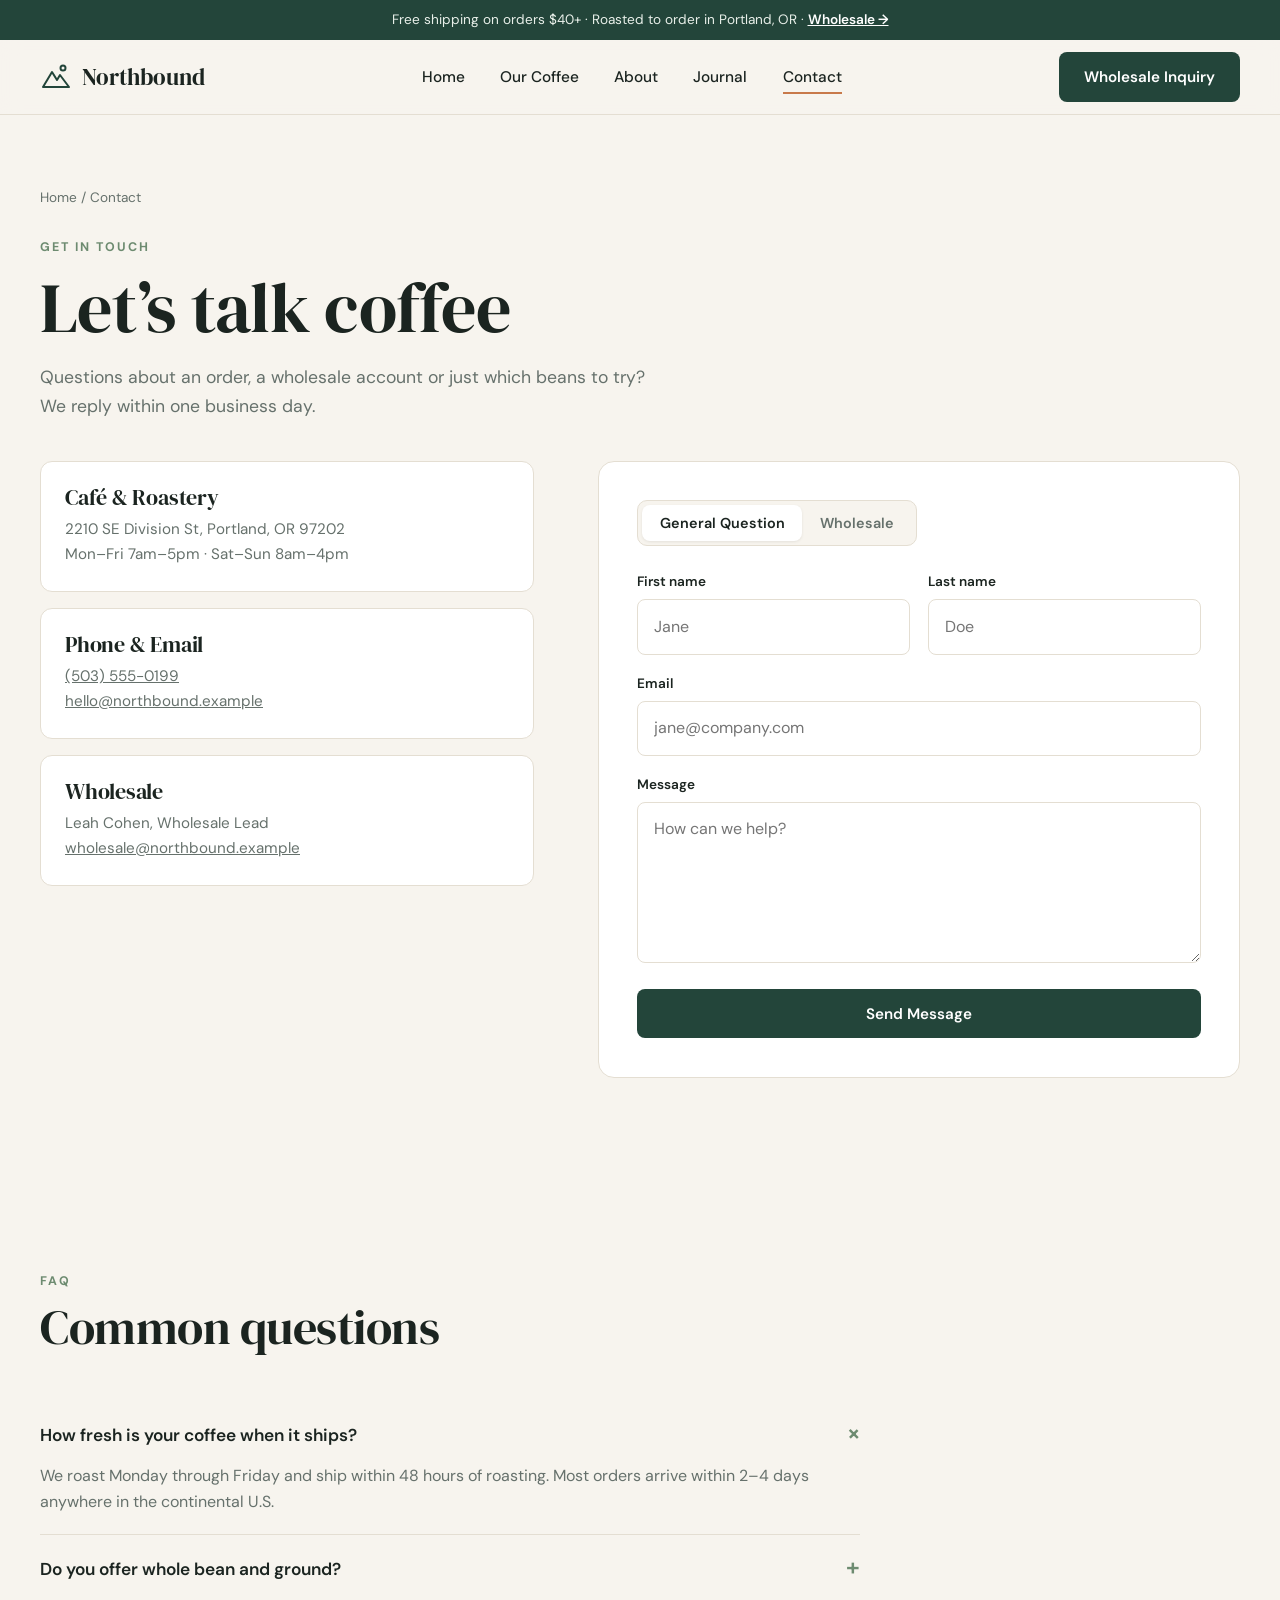
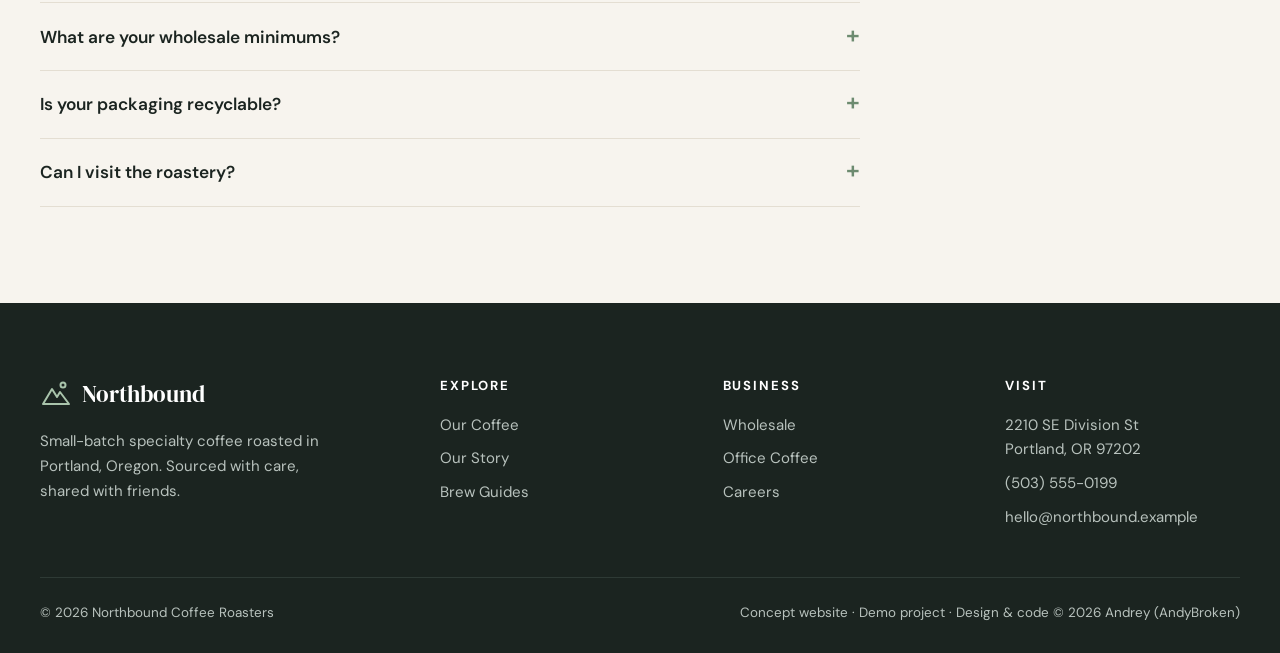
<file: contact.html>
<!doctype html>
<!-- © 2026 Andrey (github.com/AndyBroken). All rights reserved. Concept / demo project, see LICENSE. -->
<html lang="en">
<head>
<meta charset="utf-8">
<meta name="viewport" content="width=device-width, initial-scale=1">
<title>Contact &amp; Wholesale — Northbound Coffee Roasters</title>
<meta name="description" content="Visit our Portland café, order by phone, or start a wholesale partnership.">
<link rel="preconnect" href="https://fonts.googleapis.com"><link rel="preconnect" href="https://fonts.gstatic.com" crossorigin>
<link href="https://fonts.googleapis.com/css2?family=DM+Sans:opsz,wght@9..40,400;9..40,500;9..40,600;9..40,700&family=DM+Serif+Display:ital@0;1&display=swap" rel="stylesheet">
<link rel="icon" href="data:image/svg+xml,<svg xmlns='http://www.w3.org/2000/svg' viewBox='0 0 32 32'><rect width='32' height='32' rx='8' fill='%2323453a'/><path d='M5 25 13 12l4 6 3-4 7 11z' fill='%23f7f4ee'/></svg>">
<link rel="stylesheet" href="assets/styles.css">
</head>
<body data-page="contact">
<div id="header"></div>

<main>
<section class="page-hero">
  <div class="container">
    <div class="crumbs"><a href="index.html">Home</a> / Contact</div>
    <span class="eyebrow">Get in Touch</span>
    <h1>Let’s talk coffee</h1>
    <p>Questions about an order, a wholesale account or just which beans to try? We reply within one business day.</p>
  </div>
</section>

<section style="padding-top:0" id="wholesale">
  <div class="container contact-grid">
    <div>
      <div class="loc reveal"><h3>Café &amp; Roastery</h3><p>2210 SE Division St, Portland, OR 97202<br>Mon–Fri 7am–5pm · Sat–Sun 8am–4pm</p></div>
      <div class="loc reveal"><h3>Phone &amp; Email</h3><p><a href="tel:+15035550199">(503) 555-0199</a><br><a href="mailto:hello@northbound.example">hello@northbound.example</a></p></div>
      <div class="loc reveal"><h3>Wholesale</h3><p>Leah Cohen, Wholesale Lead<br><a href="mailto:wholesale@northbound.example">wholesale@northbound.example</a></p></div>
      <iframe class="reveal" title="Map" loading="lazy" src="https://www.google.com/maps?q=SE+Division+St,+Portland,+OR+97202&z=14&output=embed" style="width:100%;height:260px;border:0;border-radius:12px"></iframe>
    </div>

    <div class="form-card reveal" id="formCard">
      <div class="form-body">
        <div class="seg" id="seg"><button class="active" data-t="general">General Question</button><button data-t="wholesale">Wholesale</button></div>
        <form id="contactForm" novalidate>
          <div class="form-grid">
            <div><label for="fn">First name</label><input id="fn" required placeholder="Jane"></div>
            <div><label for="ln">Last name</label><input id="ln" required placeholder="Doe"></div>
            <div class="full"><label for="em">Email</label><input id="em" type="email" required placeholder="jane@company.com"></div>
            <div class="full ws" hidden><label for="biz">Business name</label><input id="biz" placeholder="Foxglove Café"></div>
            <div class="ws" hidden><label for="type">Business type</label><select id="type"><option>Café / Coffee shop</option><option>Restaurant</option><option>Office</option><option>Grocery / Retail</option></select></div>
            <div class="ws" hidden><label for="vol">Weekly volume</label><select id="vol"><option>Under 10 lbs</option><option>10 – 30 lbs</option><option>30 – 80 lbs</option><option>80+ lbs</option></select></div>
            <div class="full"><label for="msg">Message</label><textarea id="msg" rows="5" required placeholder="How can we help?"></textarea></div>
            <div class="full"><button class="btn btn-primary" style="width:100%">Send Message</button></div>
          </div>
        </form>
      </div>
      <div class="success"><h3>Message sent!</h3><p style="color:var(--muted)">Thanks for reaching out — we’ll get back to you within one business day.</p><button class="btn btn-outline" style="margin-top:1.5rem" onclick="document.getElementById('formCard').classList.remove('sent')">Send another</button></div>
    </div>
  </div>
</section>

<section style="padding-top:0">
  <div class="container">
    <div class="section-head reveal"><div><span class="eyebrow">FAQ</span><h2>Common questions</h2></div></div>
    <div class="faq reveal">
      <details open><summary>How fresh is your coffee when it ships?</summary><p>We roast Monday through Friday and ship within 48 hours of roasting. Most orders arrive within 2–4 days anywhere in the continental U.S.</p></details>
      <details><summary>Do you offer whole bean and ground?</summary><p>Yes — every coffee is available whole bean or ground for drip, espresso, pour-over or French press. Just mention it with your order.</p></details>
      <details><summary>What are your wholesale minimums?</summary><p>Our wholesale program starts at 10 lbs per week. Partners get tiered pricing, free equipment consultation and on-site barista training in the Portland area.</p></details>
      <details><summary>Is your packaging recyclable?</summary><p>Our bags are certified home-compostable, including the valve. Shipping boxes are 100% recycled cardboard.</p></details>
      <details><summary>Can I visit the roastery?</summary><p>Absolutely. We host free public cuppings every Saturday at 10am at our Division Street café — no reservation needed.</p></details>
    </div>
  </div>
</section>
</main>

<div id="footer"></div>
<script src="assets/data.js"></script>
<script src="assets/main.js"></script>
<script>
const seg = document.getElementById('seg');
function setType(t) {
  seg.querySelectorAll('button').forEach(b => b.classList.toggle('active', b.dataset.t === t));
  document.querySelectorAll('.ws').forEach(el => el.hidden = t !== 'wholesale');
  document.getElementById('biz').required = t === 'wholesale';
}
seg.querySelectorAll('button').forEach(b => b.addEventListener('click', () => setType(b.dataset.t)));
if (location.hash === '#wholesale') setType('wholesale');
const form = document.getElementById('contactForm');
form.addEventListener('submit', e => { e.preventDefault(); if (validate(form)) { form.reset(); document.getElementById('formCard').classList.add('sent'); } });
</script>
</body>
</html>
</file>
<file: assets/styles.css>
/*! © 2026 Andrey (github.com/AndyBroken). All rights reserved. Concept / demo project, see LICENSE. */
:root{
  --paper:#f7f4ee; --white:#fff; --ink:#1b2420; --forest:#23453a; --forest-dark:#173129; --moss:#6d8b70; --clay:#c8794a;
  --muted:#66716c; --line:#e4ded2; --radius:12px;
  --serif:'DM Serif Display',Georgia,serif; --sans:'DM Sans',system-ui,-apple-system,Segoe UI,Roboto,sans-serif;
}
*{box-sizing:border-box;margin:0;padding:0}
html{scroll-behavior:smooth}
body{font-family:var(--sans);color:var(--ink);background:var(--paper);line-height:1.65;-webkit-font-smoothing:antialiased}
img{max-width:100%;display:block}
a{color:inherit}
.container{width:min(1200px,100% - 40px);margin-inline:auto}
h1,h2,h3,h4{font-family:var(--serif);font-weight:400;line-height:1.1;letter-spacing:-.01em}
.eyebrow{display:inline-block;font-size:.78rem;letter-spacing:.16em;text-transform:uppercase;font-weight:700;color:var(--moss)}
.btn{display:inline-flex;align-items:center;justify-content:center;gap:.5rem;padding:.85rem 1.5rem;border-radius:8px;font:600 .95rem var(--sans);text-decoration:none;border:1.5px solid transparent;cursor:pointer;transition:.2s}
.btn-primary{background:var(--forest);color:#fff}.btn-primary:hover{background:var(--forest-dark)}
.btn-outline{border-color:var(--ink);color:var(--ink);background:transparent}.btn-outline:hover{background:var(--ink);color:#fff}
.btn-light{background:#fff;color:var(--forest)}.btn-light:hover{background:var(--paper)}
.link-arrow{font-weight:600;text-decoration:none;color:var(--forest);display:inline-flex;gap:.4rem;align-items:center}
.link-arrow:hover{gap:.7rem}
section{padding:96px 0}
.section-head{display:flex;justify-content:space-between;align-items:end;gap:2rem;margin-bottom:3rem;flex-wrap:wrap}
.section-head h2{font-size:clamp(2rem,4vw,3rem);margin-top:.5rem}
.section-head p{color:var(--muted);max-width:460px}

/* announcement + header */
.announce{background:var(--forest);color:#e8efe9;text-align:center;font-size:.85rem;padding:.55rem 1rem}
.announce a{color:#fff;font-weight:600}
.site-header{position:sticky;top:0;z-index:40;background:rgba(247,244,238,.92);backdrop-filter:blur(10px);border-bottom:1px solid var(--line)}
.nav{display:flex;align-items:center;justify-content:space-between;height:74px;gap:1.5rem}
.logo{display:flex;align-items:center;gap:.6rem;text-decoration:none;font-family:var(--serif);font-size:1.45rem}
.logo svg{width:32px;height:32px;color:var(--forest)}
.nav-links{display:flex;gap:2.2rem;list-style:none}
.nav-links a{text-decoration:none;font-weight:500;font-size:.96rem;padding:.3rem 0;border-bottom:2px solid transparent}
.nav-links a:hover,.nav-links a.active{border-color:var(--clay)}
.nav-cta{display:flex;align-items:center;gap:1rem}
.burger{display:none;background:none;border:0;cursor:pointer;padding:.4rem}

/* hero */
.hero{padding:72px 0 96px}
.hero-grid{display:grid;grid-template-columns:1.05fr 1fr;gap:4rem;align-items:center}
.hero h1{font-size:clamp(2.8rem,6vw,5rem);margin:1rem 0 1.4rem}
.hero h1 i{color:var(--clay)}
.hero p.lead{font-size:1.15rem;color:var(--muted);max-width:500px;margin-bottom:2.2rem}
.hero-actions{display:flex;gap:.9rem;flex-wrap:wrap}
.hero-visual{position:relative;display:grid;grid-template-columns:1fr 1fr;gap:16px}
.hero-visual img{border-radius:var(--radius);object-fit:cover;width:100%;height:100%}
.hero-visual .tall{grid-row:span 2;aspect-ratio:3/5}
.hero-visual .sq{aspect-ratio:1}
.hero-chip{position:absolute;left:-28px;bottom:36px;background:#fff;border-radius:var(--radius);padding:1rem 1.2rem;display:flex;gap:.8rem;align-items:center;box-shadow:0 18px 40px -16px rgba(27,36,32,.3)}
.hero-chip strong{font-family:var(--serif);font-size:1.6rem;font-weight:400;display:block;line-height:1}
.hero-chip small{color:var(--muted)}
.trust{display:flex;gap:2.5rem;margin-top:3rem;flex-wrap:wrap;color:var(--muted);font-size:.9rem}
.trust b{color:var(--ink);font-size:1.05rem;display:block}

/* logos strip */
.press{border-block:1px solid var(--line);padding:28px 0;background:var(--white)}
.press .container{display:flex;justify-content:space-between;align-items:center;flex-wrap:wrap;gap:1.5rem 2.5rem;color:#9aa29e}
.press span{font-family:var(--serif);font-size:1.35rem;letter-spacing:.02em}
.press small{font-size:.8rem;letter-spacing:.14em;text-transform:uppercase;color:var(--muted)}

/* product cards */
.grid-3{display:grid;grid-template-columns:repeat(3,1fr);gap:28px}
.card{background:var(--white);border-radius:var(--radius);overflow:hidden;border:1px solid var(--line);display:flex;flex-direction:column;text-decoration:none;transition:.3s}
.card:hover{transform:translateY(-4px);box-shadow:0 24px 40px -24px rgba(27,36,32,.35)}
.card-img{position:relative;aspect-ratio:4/3;overflow:hidden;background:#ece6db}
.card-img img{width:100%;height:100%;object-fit:cover;transition:transform .6s}
.card:hover .card-img img{transform:scale(1.05)}
.badge{position:absolute;top:14px;left:14px;background:var(--clay);color:#fff;font-size:.72rem;font-weight:700;letter-spacing:.06em;text-transform:uppercase;padding:.3rem .65rem;border-radius:6px}
.card-body{padding:1.4rem 1.4rem 1.6rem;display:flex;flex-direction:column;flex:1}
.card-meta{display:flex;justify-content:space-between;font-size:.8rem;color:var(--muted);text-transform:uppercase;letter-spacing:.08em;font-weight:600}
.card h3{font-size:1.55rem;margin:.5rem 0 .6rem}
.notes{display:flex;flex-wrap:wrap;gap:.4rem;margin-bottom:1.2rem}
.notes span{font-size:.8rem;background:var(--paper);border:1px solid var(--line);padding:.2rem .6rem;border-radius:999px}
.card-foot{margin-top:auto;display:flex;justify-content:space-between;align-items:center}
.price{font-weight:700;font-size:1.1rem}
.roast-meter{display:flex;gap:3px}
.roast-meter i{width:16px;height:6px;border-radius:3px;background:#e0d8cb}
.roast-meter i.on{background:#7a4a2b}

/* split feature */
.split{display:grid;grid-template-columns:1fr 1fr;gap:5rem;align-items:center}
.split img{border-radius:var(--radius);aspect-ratio:5/4;object-fit:cover;width:100%}
.split h2{font-size:clamp(2rem,4vw,3rem);margin:.6rem 0 1.2rem}
.split p{color:var(--muted);margin-bottom:1rem}
.steps{display:grid;gap:1.2rem;margin:2rem 0}
.step{display:flex;gap:1rem}
.step b{flex:none;width:38px;height:38px;border-radius:50%;background:var(--forest);color:#fff;display:grid;place-items:center;font-size:.9rem}
.step h4{font-family:var(--sans);font-weight:700;font-size:1rem}
.step p{margin:0;font-size:.94rem}

/* dark band */
.band{background:var(--forest);color:#e7eee9}
.band .eyebrow{color:#a9c4ab}
.stats{display:grid;grid-template-columns:repeat(4,1fr);gap:2rem;text-align:center}
.stats strong{font-family:var(--serif);font-weight:400;font-size:3.2rem;color:#fff;display:block;line-height:1}
.stats span{font-size:.92rem;opacity:.8}

/* testimonials */
.quotes{display:grid;grid-template-columns:repeat(3,1fr);gap:28px}
.quote{background:var(--white);border:1px solid var(--line);border-radius:var(--radius);padding:2rem}
.quote p{font-family:var(--serif);font-size:1.25rem;line-height:1.4;margin:1rem 0 1.5rem}
.quote .who{display:flex;align-items:center;gap:.8rem;font-size:.9rem}
.quote .who b{display:block}
.quote .who small{color:var(--muted)}
.quote img{width:44px;height:44px;border-radius:50%;object-fit:cover}
.stars{color:var(--clay);letter-spacing:2px}

/* newsletter */
.newsletter{background:var(--white);border-radius:20px;padding:4rem;display:grid;grid-template-columns:1.1fr 1fr;gap:3rem;align-items:center;border:1px solid var(--line)}
.newsletter h2{font-size:clamp(1.8rem,3.5vw,2.6rem);margin:.5rem 0 .8rem}
.newsletter p{color:var(--muted)}
.inline-form{display:flex;gap:.6rem}
.inline-form input{flex:1}
.form-note{font-size:.82rem;color:var(--muted);margin-top:.7rem}

/* forms */
input,select,textarea{width:100%;padding:.85rem 1rem;border:1px solid var(--line);border-radius:8px;font:inherit;background:#fff;color:var(--ink)}
input:focus,select:focus,textarea:focus{outline:2px solid var(--moss);border-color:transparent}
label{font-size:.85rem;font-weight:600;display:block;margin-bottom:.35rem}
.form-grid{display:grid;grid-template-columns:1fr 1fr;gap:1.1rem}
.form-grid .full{grid-column:1/-1}
.invalid{border-color:#c0392b!important}

/* page hero */
.page-hero{padding:72px 0 40px}
.page-hero h1{font-size:clamp(2.6rem,5.5vw,4.4rem);margin:.6rem 0 1rem}
.page-hero p{color:var(--muted);max-width:620px;font-size:1.1rem}
.crumbs{font-size:.85rem;color:var(--muted);margin-bottom:1.5rem}
.crumbs a{text-decoration:none}.crumbs a:hover{color:var(--forest)}

/* filters */
.filters{display:flex;gap:.6rem;flex-wrap:wrap;margin-bottom:2.5rem;align-items:center}
.chip{border:1px solid var(--line);background:#fff;padding:.55rem 1.1rem;border-radius:999px;cursor:pointer;font:500 .92rem var(--sans);transition:.2s;color:var(--ink)}
.chip.active,.chip:hover{background:var(--forest);color:#fff;border-color:var(--forest)}
.filters .count{margin-left:auto;color:var(--muted);font-size:.9rem}

/* product page */
.product{display:grid;grid-template-columns:1.1fr 1fr;gap:4rem;padding:40px 0 96px}
.gallery-main{border-radius:var(--radius);overflow:hidden;aspect-ratio:1;background:#ece6db}
.gallery-main img{width:100%;height:100%;object-fit:cover}
.thumbs{display:grid;grid-template-columns:repeat(4,1fr);gap:12px;margin-top:12px}
.thumbs button{border:2px solid transparent;border-radius:8px;overflow:hidden;cursor:pointer;padding:0;aspect-ratio:1;background:none}
.thumbs button.active{border-color:var(--forest)}
.thumbs img{width:100%;height:100%;object-fit:cover}
.product h1{font-size:clamp(2.4rem,4.5vw,3.6rem);margin:.5rem 0 .8rem}
.product .lead{color:var(--muted);font-size:1.08rem;margin-bottom:1.6rem}
.specs{display:grid;grid-template-columns:1fr 1fr;border:1px solid var(--line);border-radius:var(--radius);overflow:hidden;margin:1.6rem 0}
.specs div{padding:1rem 1.2rem;background:#fff}
.specs div:nth-child(odd){border-right:1px solid var(--line)}
.specs div:nth-child(-n+2){border-bottom:1px solid var(--line)}
.specs small{display:block;color:var(--muted);font-size:.75rem;text-transform:uppercase;letter-spacing:.1em;font-weight:700}
.where{background:#fff;border:1px solid var(--line);border-radius:var(--radius);padding:1.5rem;margin-top:1.5rem}
.where h4{font-family:var(--sans);font-weight:700;margin-bottom:.6rem}
.where ul{list-style:none;display:grid;gap:.45rem;font-size:.95rem;color:var(--muted)}
.where li::before{content:"●";color:var(--moss);margin-right:.6rem;font-size:.7rem}

/* accordion */
.faq{max-width:820px}
.faq details{border-bottom:1px solid var(--line);padding:1.2rem 0}
.faq summary{cursor:pointer;font-weight:600;font-size:1.08rem;list-style:none;display:flex;justify-content:space-between;gap:1rem}
.faq summary::after{content:"+";font-size:1.5rem;line-height:1;color:var(--moss);transition:.2s}
.faq details[open] summary::after{transform:rotate(45deg)}
.faq details p{color:var(--muted);margin-top:.8rem}

/* blog */
.post-card{text-decoration:none;display:flex;flex-direction:column}
.post-card .img{aspect-ratio:16/10;border-radius:var(--radius);overflow:hidden;margin-bottom:1.1rem}
.post-card img{width:100%;height:100%;object-fit:cover;transition:.6s}
.post-card:hover img{transform:scale(1.05)}
.post-card .meta{font-size:.82rem;color:var(--muted);display:flex;gap:.8rem}
.post-card .meta b{color:var(--clay)}
.post-card h3{font-size:1.5rem;margin:.5rem 0}
.post-card p{color:var(--muted);font-size:.95rem}
.featured-post{display:grid;grid-template-columns:1.3fr 1fr;gap:3rem;align-items:center;margin-bottom:4rem;text-decoration:none}
.featured-post .img{aspect-ratio:16/10;border-radius:var(--radius);overflow:hidden}
.featured-post img{width:100%;height:100%;object-fit:cover}
.featured-post h2{font-size:clamp(2rem,3.5vw,2.8rem);margin:.6rem 0 1rem}
.featured-post p{color:var(--muted)}

/* team / values */
.values{display:grid;grid-template-columns:repeat(3,1fr);gap:28px}
.value{padding:2rem;background:#fff;border-radius:var(--radius);border:1px solid var(--line)}
.value .ico{width:48px;height:48px;border-radius:12px;background:#e6eee7;color:var(--forest);display:grid;place-items:center;margin-bottom:1.2rem}
.value h3{font-size:1.5rem;margin-bottom:.5rem}
.value p{color:var(--muted);font-size:.95rem}
.team{display:grid;grid-template-columns:repeat(4,1fr);gap:24px}
.member img{aspect-ratio:4/5;object-fit:cover;border-radius:var(--radius);margin-bottom:.9rem;width:100%}
.member h4{font-size:1.3rem}
.member small{color:var(--muted)}
.timeline{border-left:2px solid var(--line);padding-left:2rem;display:grid;gap:2rem;max-width:720px}
.timeline div{position:relative}
.timeline div::before{content:"";position:absolute;left:calc(-2rem - 7px);top:.4rem;width:12px;height:12px;border-radius:50%;background:var(--clay)}
.timeline b{font-family:var(--serif);font-size:1.5rem;font-weight:400;color:var(--forest)}
.timeline p{color:var(--muted)}

/* contact */
.contact-grid{display:grid;grid-template-columns:1fr 1.3fr;gap:4rem;align-items:start}
.loc{background:#fff;border:1px solid var(--line);border-radius:var(--radius);padding:1.5rem;margin-bottom:1rem}
.loc h3{font-size:1.4rem;margin-bottom:.4rem}
.loc p{color:var(--muted);font-size:.95rem}
.form-card{background:#fff;border:1px solid var(--line);border-radius:16px;padding:2.4rem}
.seg{display:inline-flex;background:var(--paper);border-radius:10px;padding:4px;margin-bottom:1.6rem;border:1px solid var(--line)}
.seg button{border:0;background:none;padding:.55rem 1.1rem;border-radius:8px;font:600 .9rem var(--sans);cursor:pointer;color:var(--muted)}
.seg button.active{background:#fff;color:var(--ink);box-shadow:0 1px 3px rgba(0,0,0,.08)}
.success{display:none;text-align:center;padding:2rem 0}
.success h3{font-size:2rem;margin-bottom:.4rem}
.sent .success{display:block}.sent .form-body{display:none}

/* footer */
.site-footer{background:var(--ink);color:#b8c2bd;padding:72px 0 28px;margin-top:0}
.foot-grid{display:grid;grid-template-columns:1.5fr repeat(3,1fr);gap:3rem}
.site-footer .logo{color:#fff;margin-bottom:1rem}
.site-footer .logo svg{color:#a9c4ab}
.site-footer h5{color:#fff;font-size:.82rem;letter-spacing:.14em;text-transform:uppercase;margin-bottom:1rem}
.site-footer ul{list-style:none;display:grid;gap:.55rem;font-size:.94rem}
.site-footer a{text-decoration:none}.site-footer a:hover{color:#fff}
.foot-bottom{border-top:1px solid #2e3a35;margin-top:3rem;padding-top:1.5rem;display:flex;justify-content:space-between;flex-wrap:wrap;gap:1rem;font-size:.84rem}

/* toast & reveal */
.toast{position:fixed;left:50%;bottom:28px;transform:translate(-50%,200%);opacity:0;background:var(--ink);color:#fff;padding:.9rem 1.4rem;border-radius:10px;font-size:.94rem;transition:.35s;z-index:99;box-shadow:0 12px 30px rgba(0,0,0,.25)}
.toast.show{transform:translate(-50%,0);opacity:1}
.reveal{opacity:0;transform:translateY(22px);transition:opacity .7s,transform .7s}
.reveal.in{opacity:1;transform:none}

@media (max-width:960px){
  section{padding:72px 0}
  .nav-links{position:fixed;inset:74px 0 auto 0;flex-direction:column;gap:0;background:var(--paper);border-bottom:1px solid var(--line);padding:.5rem 20px 1.2rem;transform:translateY(-120%);opacity:0;transition:.3s;pointer-events:none}
  .nav-links.open{transform:none;opacity:1;pointer-events:auto}
  .nav-links a{display:block;padding:.9rem 0;border-bottom:1px solid var(--line)}
  .nav-cta .btn{display:none}
  .burger{display:block}
  .hero-grid,.split,.newsletter,.product,.contact-grid,.featured-post{grid-template-columns:1fr;gap:2.5rem}
  .hero-chip{left:12px}
  .grid-3,.quotes,.values{grid-template-columns:1fr 1fr}
  .team{grid-template-columns:1fr 1fr}
  .stats{grid-template-columns:1fr 1fr;gap:2.5rem}
  .foot-grid{grid-template-columns:1fr 1fr}
  .newsletter{padding:2.5rem}
}
@media (max-width:620px){
  .grid-3,.quotes,.values{grid-template-columns:1fr}
  .form-grid{grid-template-columns:1fr}
  .inline-form{flex-direction:column}
  .foot-grid{grid-template-columns:1fr}
  .form-card{padding:1.5rem}
  .newsletter{padding:1.8rem}
  .filters .count{margin-left:0;width:100%}
}
.card-img svg{transition:transform .6s}
.card:hover .card-img svg{transform:scale(1.05)}
html,body{overflow-x:clip}
</file>
